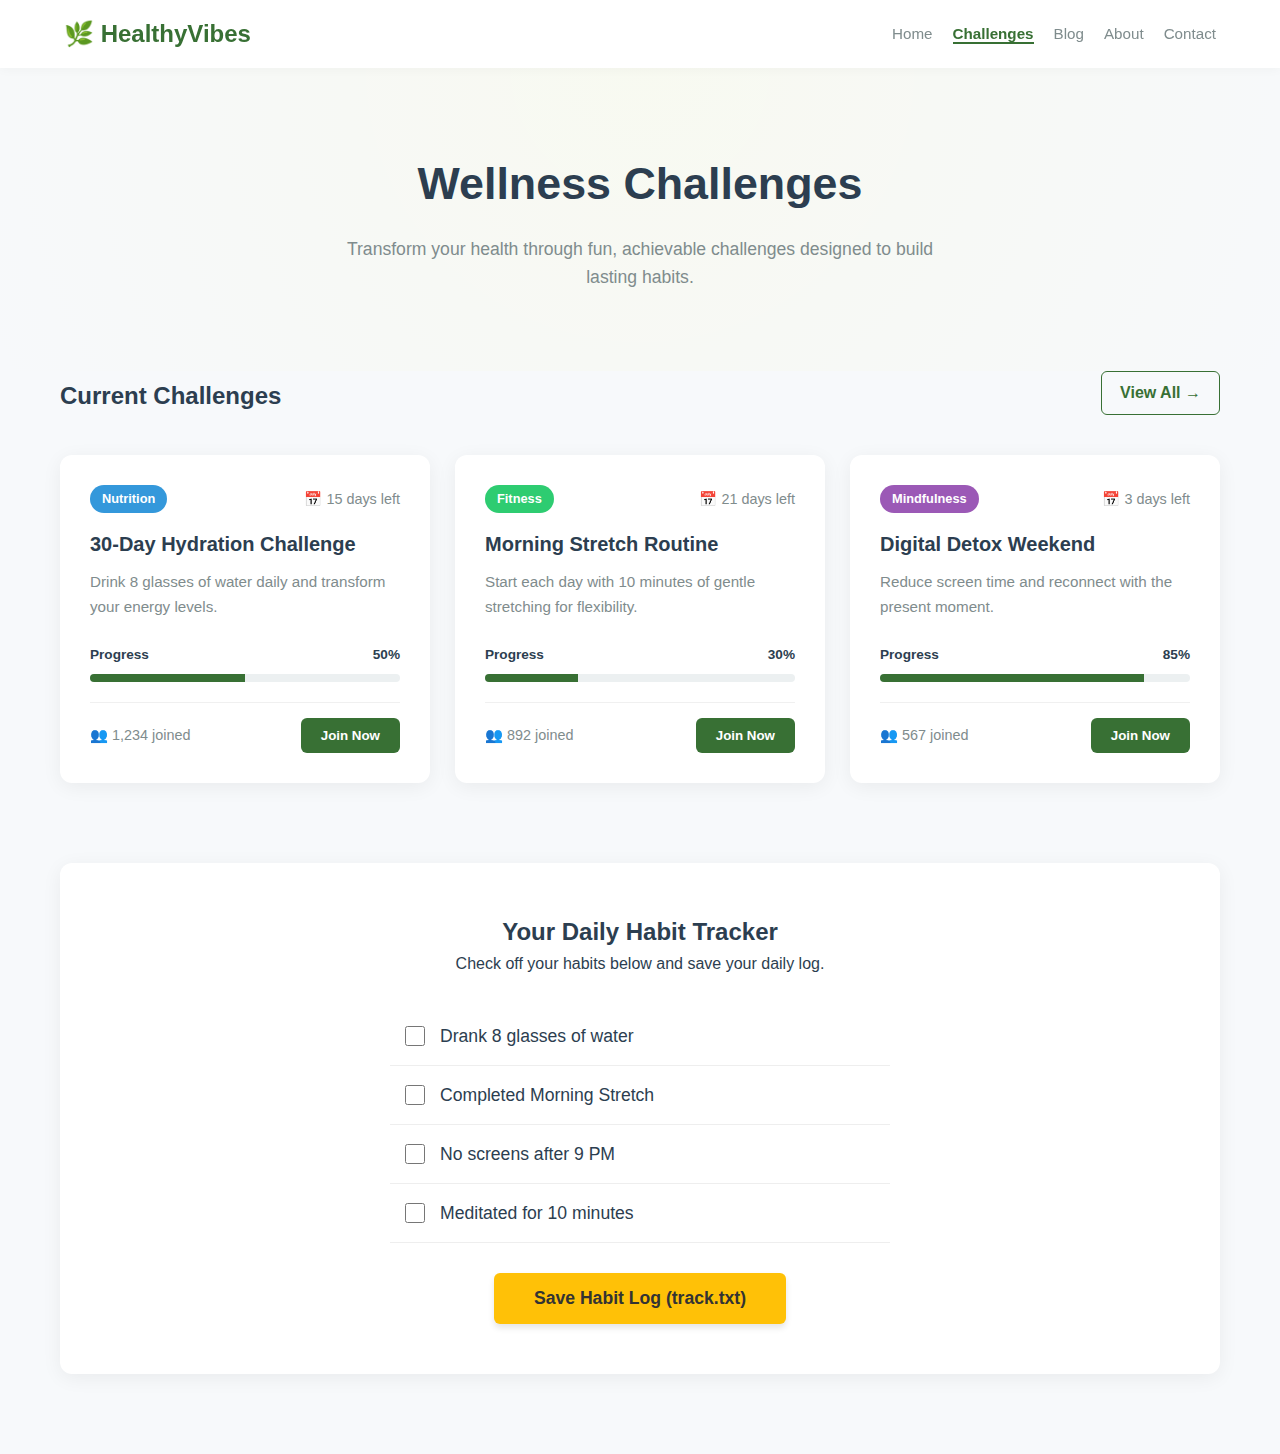
<file: challanges.html>
<!DOCTYPE html>
<html lang="en">
<head>
    <meta charset="UTF-8">
    <meta name="viewport" content="width=device-width, initial-scale=1.0">
    <title>Wellness Challenges - HealthyVibes</title>
    <style>
        /* --- CSS Variables & Reset --- */
        :root {
            --bg-color: #f7f9fb;
            --primary-green: #387034;
            --text-dark: #2c3e50;
            --text-grey: #7f8c8d;
            --white: #ffffff;
            --shadow: 0 4px 20px rgba(0,0,0,0.06);
            --nutrition-blue: #3498db;
            --fitness-green: #2ecc71;
            --mindfulness-purple: #9b59b6;
        }

        * { box-sizing: border-box; margin: 0; padding: 0; }
        body {
            font-family: 'Segoe UI', Tahoma, Geneva, Verdana, sans-serif;
            background-color: var(--bg-color);
            color: var(--text-dark);
            line-height: 1.6;
        }

        /* --- Navigation Bar --- */
        nav {
            background: var(--white);
            padding: 15px 5%;
            display: flex;
            justify-content: space-between;
            align-items: center;
            box-shadow: 0 2px 10px rgba(0,0,0,0.03);
            position: sticky;
            top: 0;
            z-index: 1000;
        }
        .logo { font-weight: bold; color: var(--primary-green); font-size: 1.5rem; display: flex; align-items: center; gap: 8px; }
        .nav-links { list-style: none; display: flex; gap: 20px; }
        .nav-links a { text-decoration: none; color: var(--text-grey); font-size: 0.95rem; transition: color 0.3s; }
        .nav-links a.active { color: var(--primary-green); font-weight: 600; border-bottom: 2px solid var(--primary-green); }
        .nav-links a:hover { color: var(--primary-green); }

        /* --- Hero Section --- */
        .hero {
            text-align: center;
            padding: 80px 20px;
            background: radial-gradient(circle at top, rgba(255, 255, 150, 0.1), transparent);
        }
        .hero h1 { font-size: 2.8rem; margin-bottom: 15px; }
        .hero p { color: var(--text-grey); max-width: 600px; margin: 0 auto; font-size: 1.1rem; }

        /* --- Section Header --- */
        .container { max-width: 1200px; margin: 0 auto; padding: 0 20px; }
        .section-header {
            display: flex;
            justify-content: space-between;
            align-items: flex-end;
            margin-bottom: 40px;
        }
        .view-all {
            padding: 8px 18px;
            border: 1px solid var(--primary-green);
            color: var(--primary-green);
            text-decoration: none;
            border-radius: 6px;
            font-weight: 600;
            transition: all 0.3s;
        }
        .view-all:hover { background: var(--primary-green); color: white; }

        /* --- Challenge Grid --- */
        .challenge-grid {
            display: grid;
            grid-template-columns: repeat(auto-fit, minmax(320px, 1fr));
            gap: 25px;
            margin-bottom: 80px;
        }

        /* --- Challenge Card --- */
        .card {
            background: var(--white);
            border-radius: 12px;
            padding: 30px;
            box-shadow: var(--shadow);
            transition: transform 0.3s ease, box-shadow 0.3s ease;
            position: relative;
        }
        .card:hover {
            transform: translateY(-8px);
            box-shadow: 0 10px 30px rgba(0,0,0,0.1);
        }
        .card-top { display: flex; justify-content: space-between; align-items: center; margin-bottom: 15px; }
        .tag { color: white; padding: 4px 12px; border-radius: 20px; font-size: 0.8rem; font-weight: bold; }
        .tag.nutrition { background: var(--nutrition-blue); }
        .tag.fitness { background: var(--fitness-green); }
        .tag.mindfulness { background: var(--mindfulness-purple); }
        .days { color: var(--text-grey); font-size: 0.9rem; }
        
        .card h3 { margin-bottom: 10px; font-size: 1.25rem; }
        .card .desc { color: var(--text-grey); font-size: 0.95rem; margin-bottom: 25px; min-height: 45px; }

        /* Progress Bar */
        .progress-container { margin-bottom: 20px; }
        .progress-text { display: flex; justify-content: space-between; font-size: 0.85rem; margin-bottom: 8px; font-weight: 600; }
        .progress-bar { height: 8px; background: #ecf0f1; border-radius: 4px; overflow: hidden; }
        .progress-fill { height: 100%; background: var(--primary-green); transition: width 0.5s ease; }

        .card-footer {
            display: flex;
            justify-content: space-between;
            align-items: center;
            border-top: 1px solid #f0f0f0;
            padding-top: 15px;
        }
        .joined { color: var(--text-grey); font-size: 0.9rem; }
        .join-btn {
            background: var(--primary-green);
            color: white;
            border: none;
            padding: 10px 20px;
            border-radius: 6px;
            font-weight: bold;
            cursor: pointer;
            transition: background 0.3s;
        }
        .join-btn:hover { background: #2d5a2a; }

        /* --- Habit Tracker Section --- */
        .tracker-section {
            background: var(--white);
            padding: 50px;
            border-radius: 12px;
            box-shadow: var(--shadow);
            margin-bottom: 80px;
            text-align: center;
        }
        .habit-list {
            list-style: none;
            max-width: 500px;
            margin: 30px auto;
            text-align: left;
        }
        .habit-item {
            display: flex;
            align-items: center;
            gap: 15px;
            padding: 15px;
            border-bottom: 1px solid #eee;
            font-size: 1.1rem;
        }
        .habit-item input { width: 20px; height: 20px; accent-color: var(--primary-green); cursor: pointer; }
        .save-btn {
            background: #FFC107;
            color: #333;
            border: none;
            padding: 15px 40px;
            border-radius: 6px;
            font-weight: bold;
            font-size: 1.1rem;
            cursor: pointer;
            box-shadow: 0 4px 6px rgba(0,0,0,0.1);
        }
        .save-btn:hover { background: #ffb300; }

        @media (max-width: 768px) {
            .hero h1 { font-size: 2rem; }
            .nav-links { display: none; }
        }
    </style>
</head>
<body>

    <nav>
        <div class="logo">🌿 HealthyVibes</div>
        <ul class="nav-links">
            <li><a href="#">Home</a></li>
            <li><a href="#" class="active">Challenges</a></li>
            <li><a href="#">Blog</a></li>
            <li><a href="#">About</a></li>
            <li><a href="#">Contact</a></li>
        </ul>
    </nav>

    <header class="hero">
        <h1>Wellness Challenges</h1>
        <p>Transform your health through fun, achievable challenges designed to build lasting habits.</p>
    </header>

    <main class="container">
        <div class="section-header">
            <div>
                <h2>Current Challenges</h2>
            </div>
            <a href="#" class="view-all">View All →</a>
        </div>

        <div class="challenge-grid">
            <div class="card">
                <div class="card-top">
                    <span class="tag nutrition">Nutrition</span>
                    <span class="days">📅 15 days left</span>
                </div>
                <h3>30-Day Hydration Challenge</h3>
                <p class="desc">Drink 8 glasses of water daily and transform your energy levels.</p>
                <div class="progress-container">
                    <div class="progress-text">
                        <span>Progress</span>
                        <span>50%</span>
                    </div>
                    <div class="progress-bar">
                        <div class="progress-fill" style="width: 50%;"></div>
                    </div>
                </div>
                <div class="card-footer">
                    <span class="joined">👥 1,234 joined</span>
                    <button class="join-btn" onclick="updateHabit('Hydration')">Join Now</button>
                </div>
            </div>

            <div class="card">
                <div class="card-top">
                    <span class="tag fitness">Fitness</span>
                    <span class="days">📅 21 days left</span>
                </div>
                <h3>Morning Stretch Routine</h3>
                <p class="desc">Start each day with 10 minutes of gentle stretching for flexibility.</p>
                <div class="progress-container">
                    <div class="progress-text">
                        <span>Progress</span>
                        <span>30%</span>
                    </div>
                    <div class="progress-bar">
                        <div class="progress-fill" style="width: 30%;"></div>
                    </div>
                </div>
                <div class="card-footer">
                    <span class="joined">👥 892 joined</span>
                    <button class="join-btn" onclick="updateHabit('Stretching')">Join Now</button>
                </div>
            </div>

            <div class="card">
                <div class="card-top">
                    <span class="tag mindfulness">Mindfulness</span>
                    <span class="days">📅 3 days left</span>
                </div>
                <h3>Digital Detox Weekend</h3>
                <p class="desc">Reduce screen time and reconnect with the present moment.</p>
                <div class="progress-container">
                    <div class="progress-text">
                        <span>Progress</span>
                        <span>85%</span>
                    </div>
                    <div class="progress-bar">
                        <div class="progress-fill" style="width: 85%;"></div>
                    </div>
                </div>
                <div class="card-footer">
                    <span class="joined">👥 567 joined</span>
                    <button class="join-btn" onclick="updateHabit('Digital Detox')">Join Now</button>
                </div>
            </div>
        </div>

        <section class="tracker-section">
            <h2>Your Daily Habit Tracker</h2>
            <p>Check off your habits below and save your daily log.</p>
            
            <ul class="habit-list">
                <li class="habit-item">
                    <input type="checkbox" id="habit1" value="Drank 8 glasses of water">
                    <label for="habit1">Drank 8 glasses of water</label>
                </li>
                <li class="habit-item">
                    <input type="checkbox" id="habit2" value="Completed Morning Stretch">
                    <label for="habit2">Completed Morning Stretch</label>
                </li>
                <li class="habit-item">
                    <input type="checkbox" id="habit3" value="No screens after 9 PM">
                    <label for="habit3">No screens after 9 PM</label>
                </li>
                <li class="habit-item">
                    <input type="checkbox" id="habit4" value="Meditated for 10 minutes">
                    <label for="habit4">Meditated for 10 minutes</label>
                </li>
            </ul>

            <button class="save-btn" onclick="saveToFile()">Save Habit Log (track.txt)</button>
        </section>
    </main>

    <script>
        // Simple function to simulate joining and updating state
        function updateHabit(name) {
            alert("You have joined the " + name + " challenge! Start tracking below.");
        }

        // --- Habit Tracker logic to record to track.txt ---
        function saveToFile() {
            const checkboxes = document.querySelectorAll('.habit-item input[type="checkbox"]');
            let content = "HEALTHYVIBES HABIT TRACKER LOG\n";
            content += "Date: " + new Date().toLocaleString() + "\n";
            content += "----------------------------------\n";

            let anyChecked = false;
            checkboxes.forEach((box) => {
                if (box.checked) {
                    content += "[DONE] " + box.value + "\n";
                    anyChecked = true;
                } else {
                    content += "[PENDING] " + box.value + "\n";
                }
            });

            if (!anyChecked) {
                alert("Please check at least one habit before saving!");
                return;
            }

            // Create a Blob containing the text content
            const blob = new Blob([content], { type: 'text/plain' });
            
            // Create a temporary anchor element to trigger the download
            const link = document.createElement('a');
            link.download = 'track.txt';
            link.href = window.URL.createObjectURL(blob);
            link.style.display = 'none';
            
            // Trigger the download
            document.body.appendChild(link);
            link.click();
            
            // Cleanup
            document.body.removeChild(link);
            alert("Success! Your progress has been saved to track.txt.");
        }
    </script>
</body>
</html>
</file>
